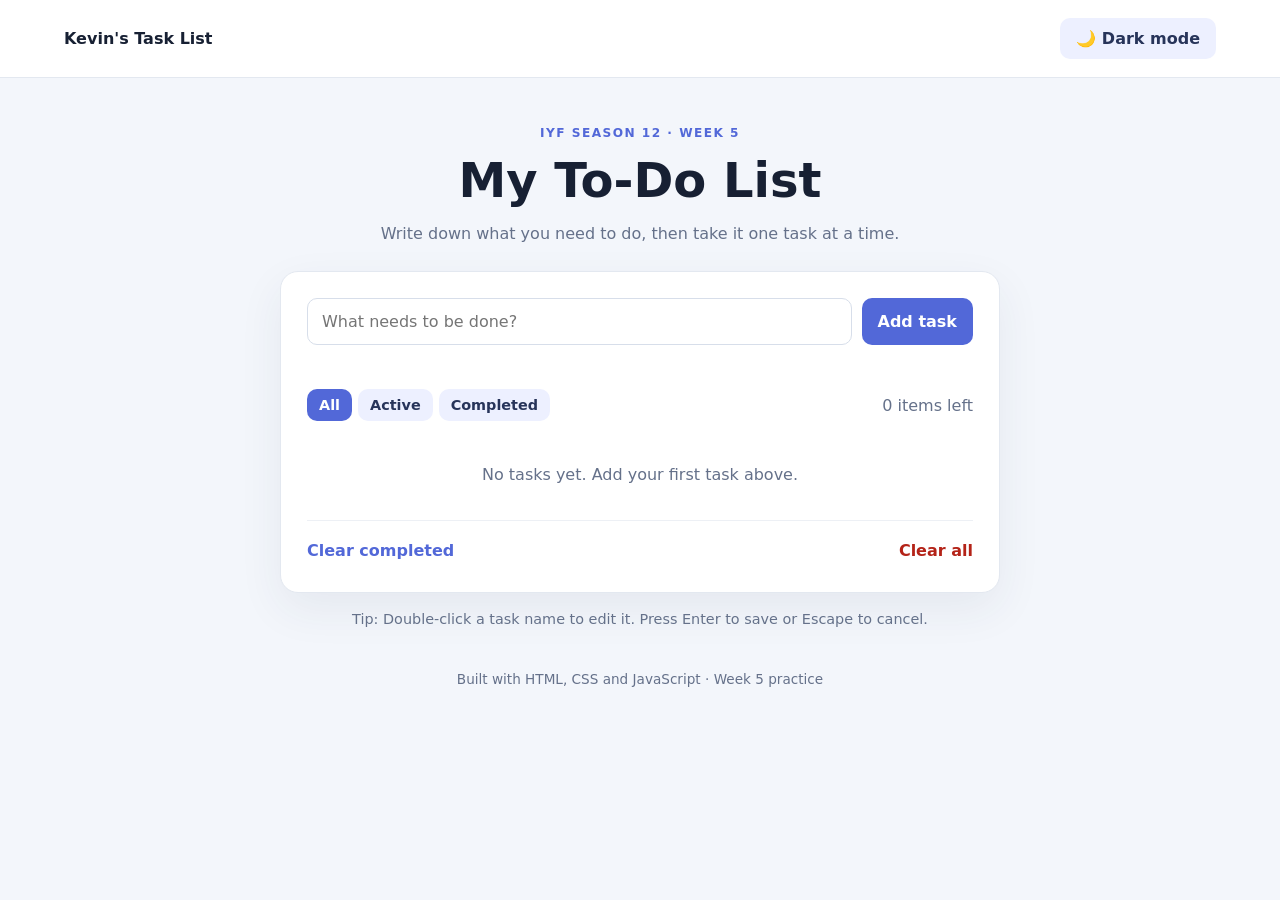
<file: index.html>
<!DOCTYPE html>
<html lang="en">
<head>
  <meta charset="UTF-8">
  <meta name="viewport" content="width=device-width, initial-scale=1.0">
  <meta name="description" content="A beginner-friendly interactive to-do list built with HTML, CSS and JavaScript.">
  <title>My To-Do List | Week 5</title>
  <link rel="stylesheet" href="styles.css">
</head>
<body>
  <header class="site-header">
    <a class="brand" href="index.html">Kevin's Task List</a>
    <button id="theme-toggle" class="secondary-button" type="button" aria-pressed="false">🌙 Dark mode</button>
  </header>
  <main class="container">
    <section class="intro">
      <p class="eyebrow">IYF Season 12 · Week 5</p>
      <h1>My To-Do List</h1>
      <p>Write down what you need to do, then take it one task at a time.</p>
    </section>
    <section class="todo-panel" aria-label="Task manager">
      <form id="todo-form" class="todo-form">
        <label class="visually-hidden" for="todo-input">New task</label>
        <input id="todo-input" name="task" type="text" maxlength="120" placeholder="What needs to be done?" autocomplete="off" required>
        <button type="submit">Add task</button>
      </form>
      <p id="form-message" class="message" role="status" aria-live="polite"></p>
      <div class="toolbar">
        <div class="filters" role="group" aria-label="Filter tasks">
          <button class="filter-button active" type="button" data-filter="all" aria-pressed="true">All</button>
          <button class="filter-button" type="button" data-filter="active" aria-pressed="false">Active</button>
          <button class="filter-button" type="button" data-filter="completed" aria-pressed="false">Completed</button>
        </div>
        <span id="items-left" class="muted">0 items left</span>
      </div>
      <ul id="todo-list" class="todo-list" aria-live="polite"></ul>
      <div id="empty-state" class="empty-state">No tasks yet. Add your first task above.</div>
      <div class="bottom-actions">
        <button id="clear-completed" class="text-button" type="button">Clear completed</button>
        <button id="clear-all" class="text-button danger-text" type="button">Clear all</button>
      </div>
    </section>
    <p class="tip">Tip: Double-click a task name to edit it. Press Enter to save or Escape to cancel.</p>
    <footer>Built with HTML, CSS and JavaScript · Week 5 practice</footer>
  </main>
  <script src="app.js" defer></script>
</body>
</html>
</file>
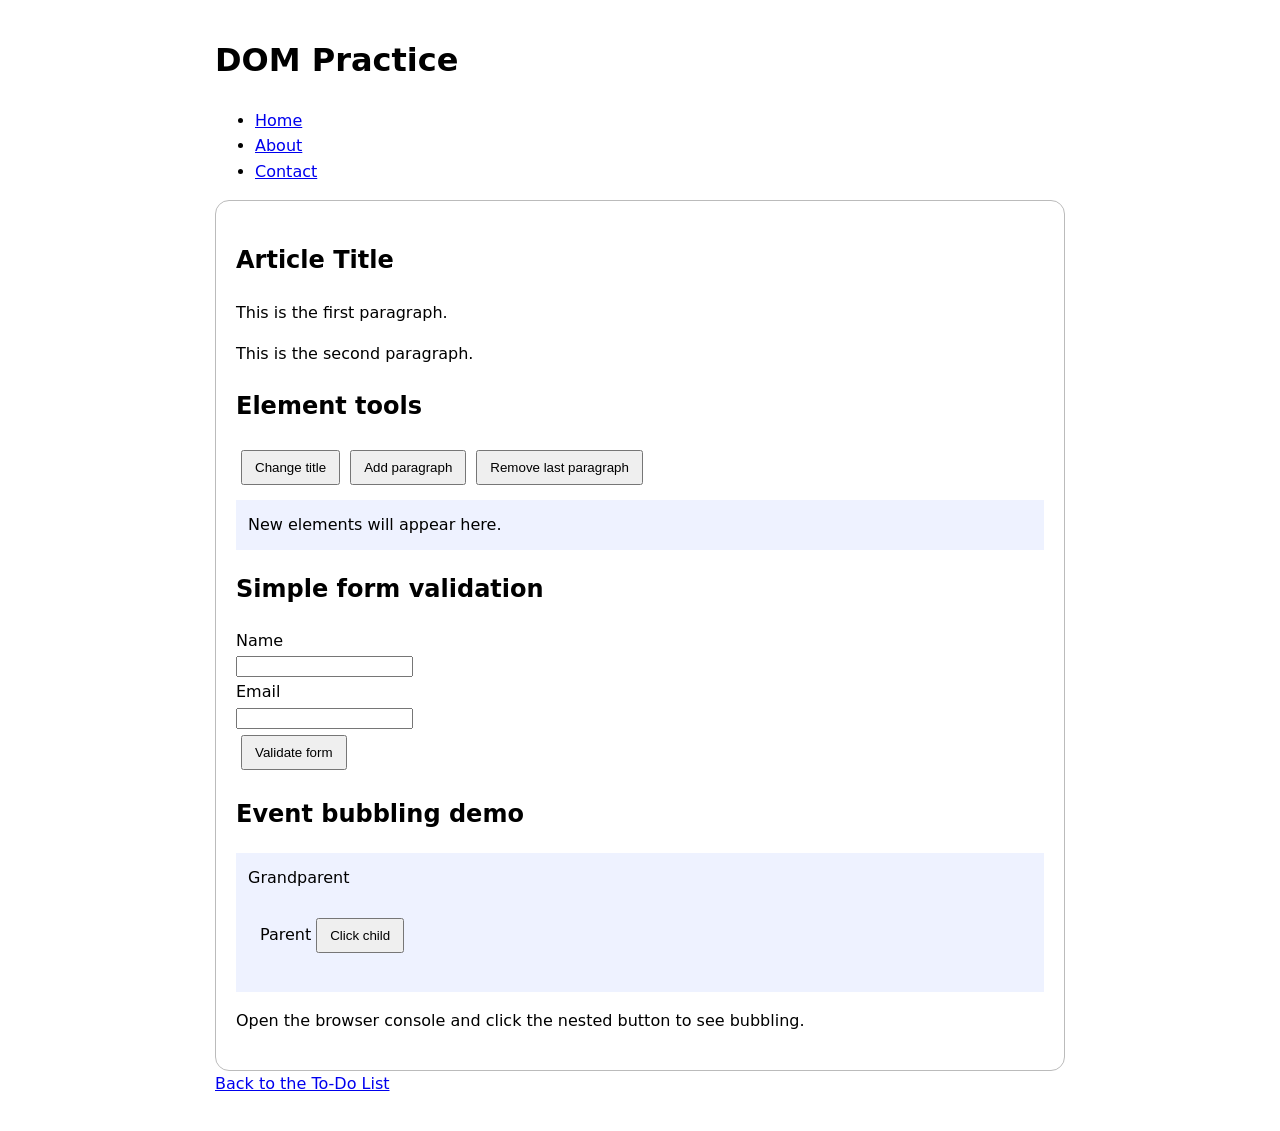
<file: dom-practice.html>
<!DOCTYPE html><html lang="en"><head><meta charset="UTF-8"><meta name="viewport" content="width=device-width,initial-scale=1"><title>DOM Practice | Week 5</title><style>body{font-family:system-ui,sans-serif;max-width:850px;margin:35px auto;padding:0 18px;line-height:1.6}.container{padding:20px;border:1px solid #bbb;border-radius:12px}.highlight{background:#fff3a6}.demo-box{padding:12px;background:#eef2ff;margin:10px 0}button{padding:8px 12px;margin:5px}.error{color:#b42318}.success{color:#067647}</style></head><body>
<header id="main-header"><h1>DOM Practice</h1><nav><ul class="nav-list"><li><a href="#home" class="nav-link">Home</a></li><li><a href="#about" class="nav-link">About</a></li><li><a href="#contact" class="nav-link">Contact</a></li></ul></nav></header>
<main class="container"><article id="home"><h2 class="title">Article Title</h2><p class="content">This is the first paragraph.</p><p class="content">This is the second paragraph.</p></article>
<section id="about"><h2>Element tools</h2><button id="change-title" type="button">Change title</button><button id="add-paragraph" type="button">Add paragraph</button><button id="remove-paragraph" type="button">Remove last paragraph</button><div id="dynamic-area" class="demo-box">New elements will appear here.</div></section>
<section id="contact"><h2>Simple form validation</h2><form id="contact-form" novalidate><label for="name">Name</label><br><input id="name" name="name" type="text"><br><label for="email">Email</label><br><input id="email" name="email" type="email"><br><button type="submit">Validate form</button></form><p id="form-feedback" aria-live="polite"></p></section>
<section><h2>Event bubbling demo</h2><div id="grandparent" class="demo-box">Grandparent<div id="parent" class="demo-box">Parent<button id="child" type="button">Click child</button></div></div><p>Open the browser console and click the nested button to see bubbling.</p></section></main><footer><a href="index.html">Back to the To-Do List</a></footer><script src="dom.js" defer></script></body></html>
</file>
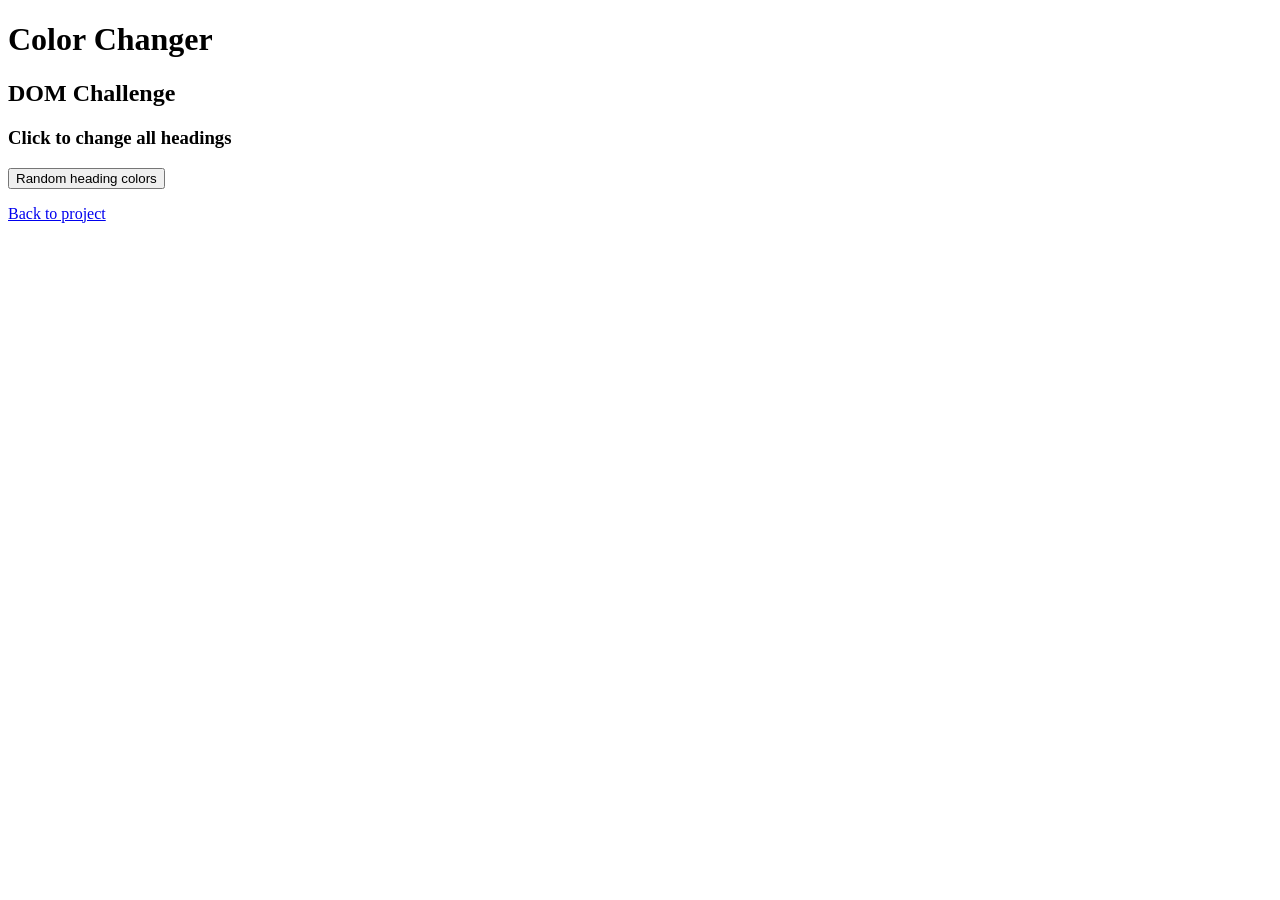
<file: daily-challenges/day1-color-changer.html>
<!DOCTYPE html><html lang="en"><head><meta charset="UTF-8"><meta name="viewport" content="width=device-width,initial-scale=1"><title>Day 1 - Color Changer</title></head><body><h1>Color Changer</h1><h2>DOM Challenge</h2><h3>Click to change all headings</h3><button id="change">Random heading colors</button><p><a href="../index.html">Back to project</a></p><script>document.querySelector("#change").addEventListener("click",()=>document.querySelectorAll("h1,h2,h3").forEach(heading=>{heading.style.color="#"+Math.floor(Math.random()*16777215).toString(16).padStart(6,"0");}));</script></body></html>
</file>
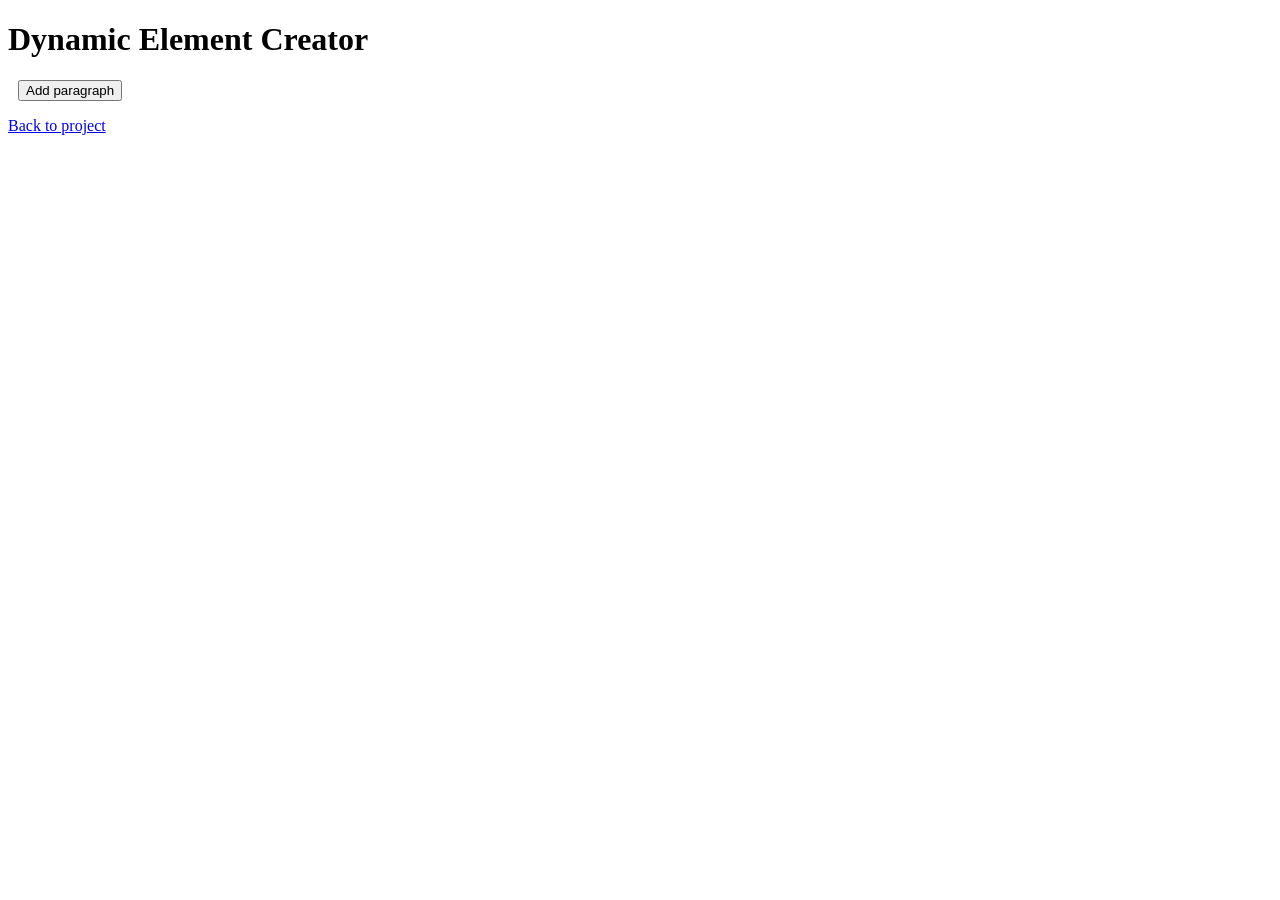
<file: daily-challenges/day2-element-creator.html>
<!DOCTYPE html><html lang="en"><head><meta charset="UTF-8"><meta name="viewport" content="width=device-width,initial-scale=1"><title>Day 2 - Element Creator</title><style>li{margin:10px}button{margin-left:10px}</style></head><body><h1>Dynamic Element Creator</h1><button id="add">Add paragraph</button><ol id="items"></ol><p><a href="../index.html">Back to project</a></p><script>const list=document.querySelector("#items");let count=0;document.querySelector("#add").addEventListener("click",()=>{const li=document.createElement("li"),p=document.createElement("span"),del=document.createElement("button");p.textContent="Paragraph "+(++count);del.textContent="Delete";del.addEventListener("click",()=>li.remove());li.append(p,del);list.append(li);});</script></body></html>
</file>
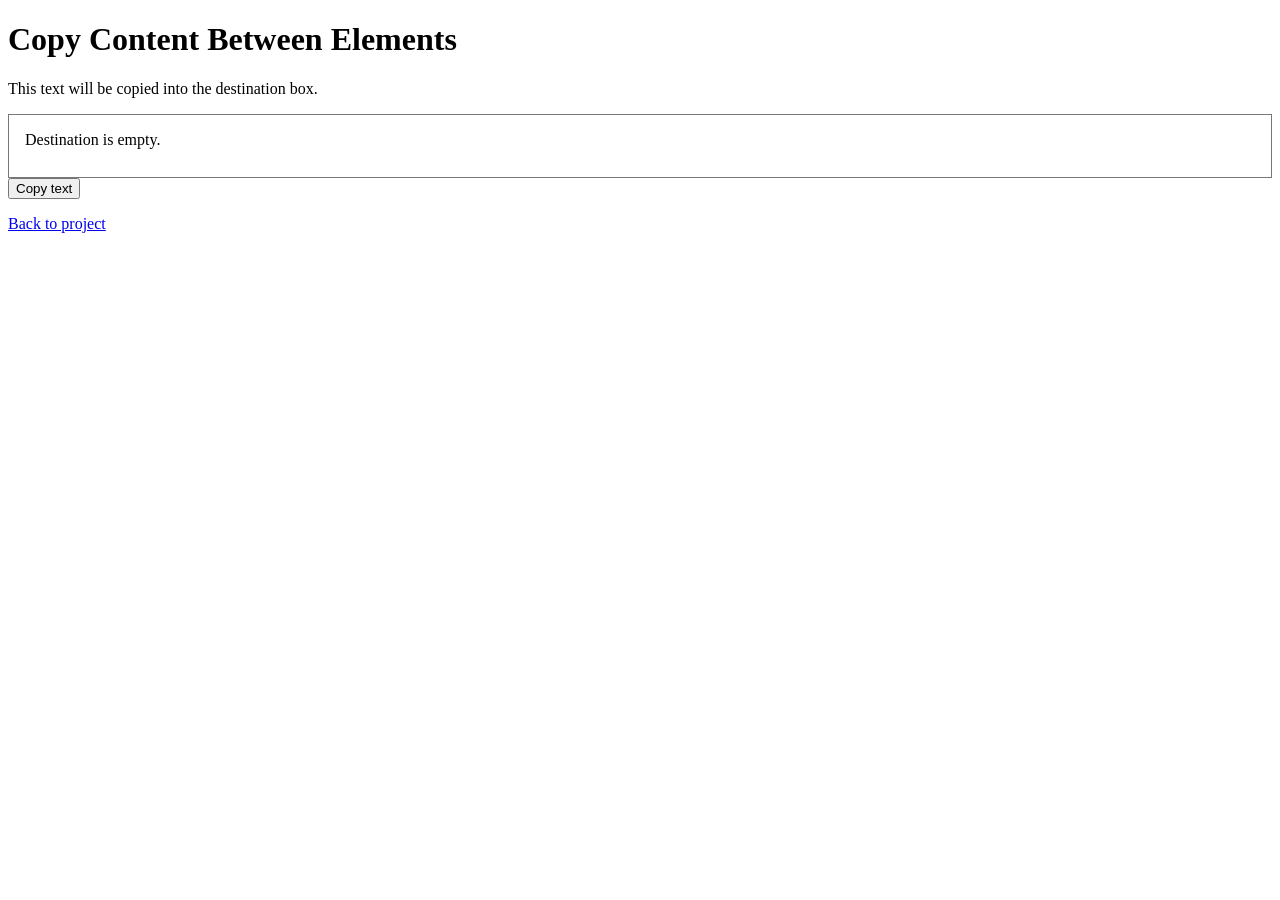
<file: daily-challenges/day4-copy-content.html>
<!DOCTYPE html><html lang="en"><head><meta charset="UTF-8"><meta name="viewport" content="width=device-width,initial-scale=1"><title>Day 4 - Copy Content</title></head><body><h1>Copy Content Between Elements</h1><p id="source">This text will be copied into the destination box.</p><div id="destination" style="padding:16px;border:1px solid #777;min-height:30px">Destination is empty.</div><button id="copy">Copy text</button><p><a href="../index.html">Back to project</a></p><script>document.querySelector("#copy").addEventListener("click",()=>document.querySelector("#destination").textContent=document.querySelector("#source").textContent);</script></body></html>
</file>
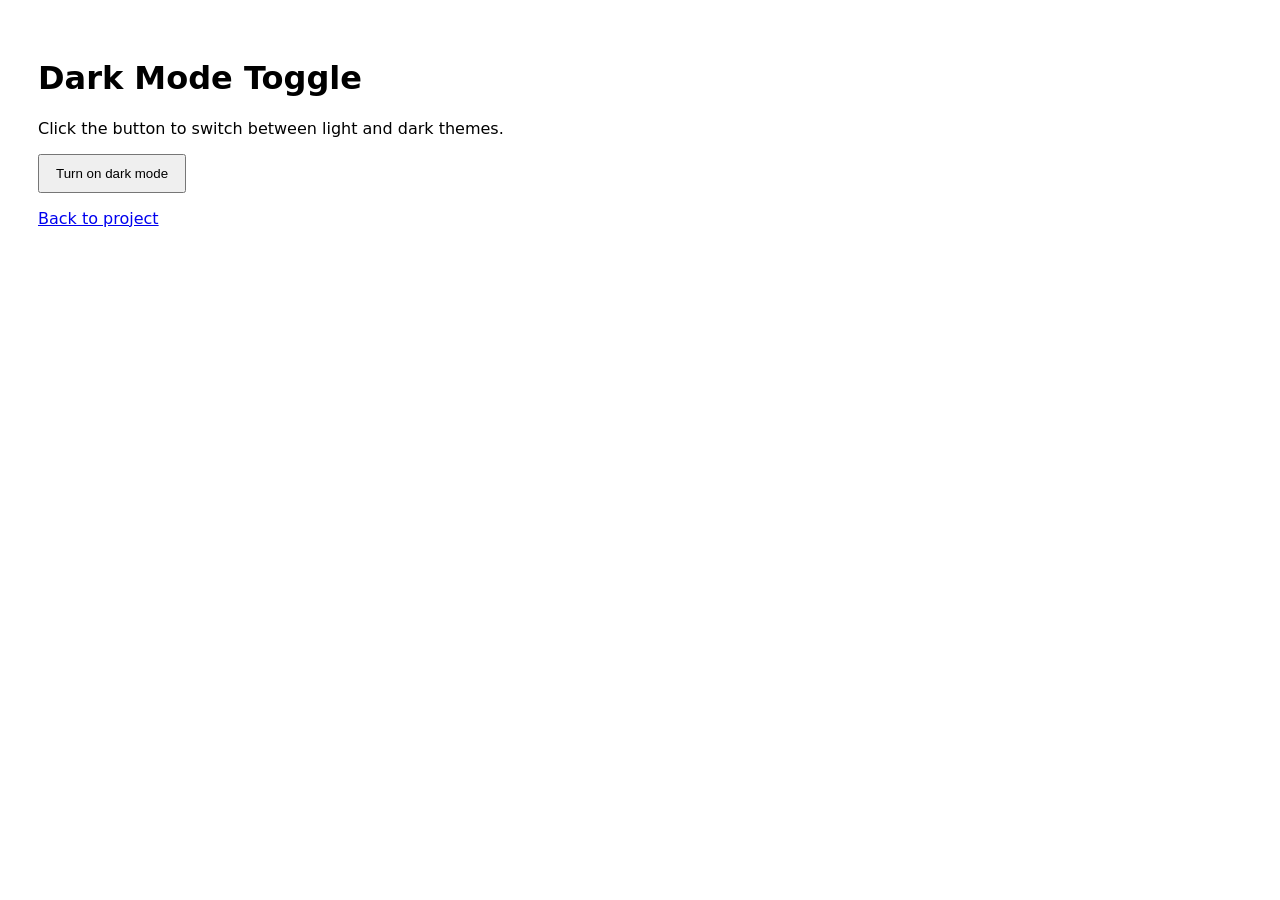
<file: daily-challenges/day5-dark-mode.html>
<!DOCTYPE html><html lang="en"><head><meta charset="UTF-8"><meta name="viewport" content="width=device-width,initial-scale=1"><title>Day 5 - Dark Mode</title><style>body{font-family:system-ui;padding:30px;transition:.2s}body.dark{background:#121826;color:#f4f6fb}button{padding:10px 16px}</style></head><body><h1>Dark Mode Toggle</h1><p>Click the button to switch between light and dark themes.</p><button id="toggle" aria-pressed="false">Turn on dark mode</button><p><a href="../index.html">Back to project</a></p><script>const button=document.querySelector("#toggle");button.addEventListener("click",()=>{const dark=document.body.classList.toggle("dark");button.textContent=dark?"Turn off dark mode":"Turn on dark mode";button.setAttribute("aria-pressed",String(dark));});</script></body></html>
</file>
<file: styles.css>
:root{font-family:Inter,system-ui,-apple-system,"Segoe UI",sans-serif;color:#172033;background:#f3f6fb;font-synthesis:none}
*{box-sizing:border-box}body{margin:0;min-height:100vh;background:var(--page,#f3f6fb);color:var(--text,#172033);transition:background .2s,color .2s}
.site-header{display:flex;justify-content:space-between;align-items:center;padding:18px max(5vw,20px);background:var(--panel,#fff);border-bottom:1px solid var(--border,#e3e8f0)}
.brand{color:inherit;font-weight:800;text-decoration:none}.container{width:min(720px,92%);margin:48px auto}.intro{text-align:center;margin-bottom:28px}
.eyebrow{color:#5268d8;text-transform:uppercase;letter-spacing:.12em;font-size:.76rem;font-weight:800}h1{margin:8px 0;font-size:clamp(2rem,6vw,3rem)}
.intro p:last-child,.muted,.tip,footer{color:var(--muted,#65718a)}.todo-panel{padding:26px;border-radius:18px;background:var(--panel,#fff);border:1px solid var(--border,#e3e8f0);box-shadow:0 16px 45px #26385b12}
.todo-form{display:flex;gap:10px}input{min-width:0;flex:1;padding:13px 14px;border:1px solid var(--border,#d7deea);border-radius:10px;background:var(--input,#fff);color:inherit;font:inherit}
button{border:0;border-radius:10px;padding:11px 16px;background:#5268d8;color:#fff;font:inherit;font-weight:700;cursor:pointer}button:hover{filter:brightness(.95)}
button:focus-visible,input:focus-visible{outline:3px solid #9baaff;outline-offset:2px}.secondary-button,.filter-button{background:var(--soft,#edf0ff);color:var(--text,#27345a)}
.message{min-height:20px;margin:8px 0 2px;color:#b42318;font-size:.9rem}.toolbar{display:flex;justify-content:space-between;align-items:center;gap:12px;margin:16px 0;flex-wrap:wrap}
.filters{display:flex;gap:6px}.filter-button{padding:8px 12px;font-size:.9rem}.filter-button.active{background:#5268d8;color:white}
.todo-list{list-style:none;margin:0;padding:0}.todo-item{display:flex;align-items:center;gap:10px;padding:12px 4px;border-top:1px solid var(--border,#edf0f5)}
.todo-item input[type=checkbox]{flex:0 0 auto;width:18px;height:18px;accent-color:#5268d8}.todo-text{flex:1;overflow-wrap:anywhere}
.todo-item.completed .todo-text{color:var(--muted,#8791a5);text-decoration:line-through}.icon-button{padding:7px 10px;background:var(--soft,#edf0ff);color:var(--text,#27345a)}
.delete-button{background:#fff0ef;color:#b42318}.edit-input{flex:1}.empty-state{padding:28px 8px;text-align:center;color:var(--muted,#65718a)}
.bottom-actions{display:flex;justify-content:space-between;border-top:1px solid var(--border,#edf0f5);padding-top:14px;margin-top:8px}
.text-button{padding:6px 0;background:transparent;color:#5268d8}.danger-text{color:#b42318}.tip{text-align:center;font-size:.9rem;margin:18px 0 44px}footer{text-align:center;font-size:.85rem}
.visually-hidden{position:absolute;width:1px;height:1px;padding:0;margin:-1px;overflow:hidden;clip:rect(0,0,0,0);white-space:nowrap;border:0}
body.dark{--page:#101827;--panel:#192438;--text:#edf2ff;--muted:#a8b4ca;--border:#30405a;--input:#101827;--soft:#293754}
@media(max-width:520px){.container{margin:28px auto}.todo-panel{padding:17px}.todo-form{flex-direction:column}.todo-form button{width:100%}.site-header{padding:14px 4%}}
</file>
